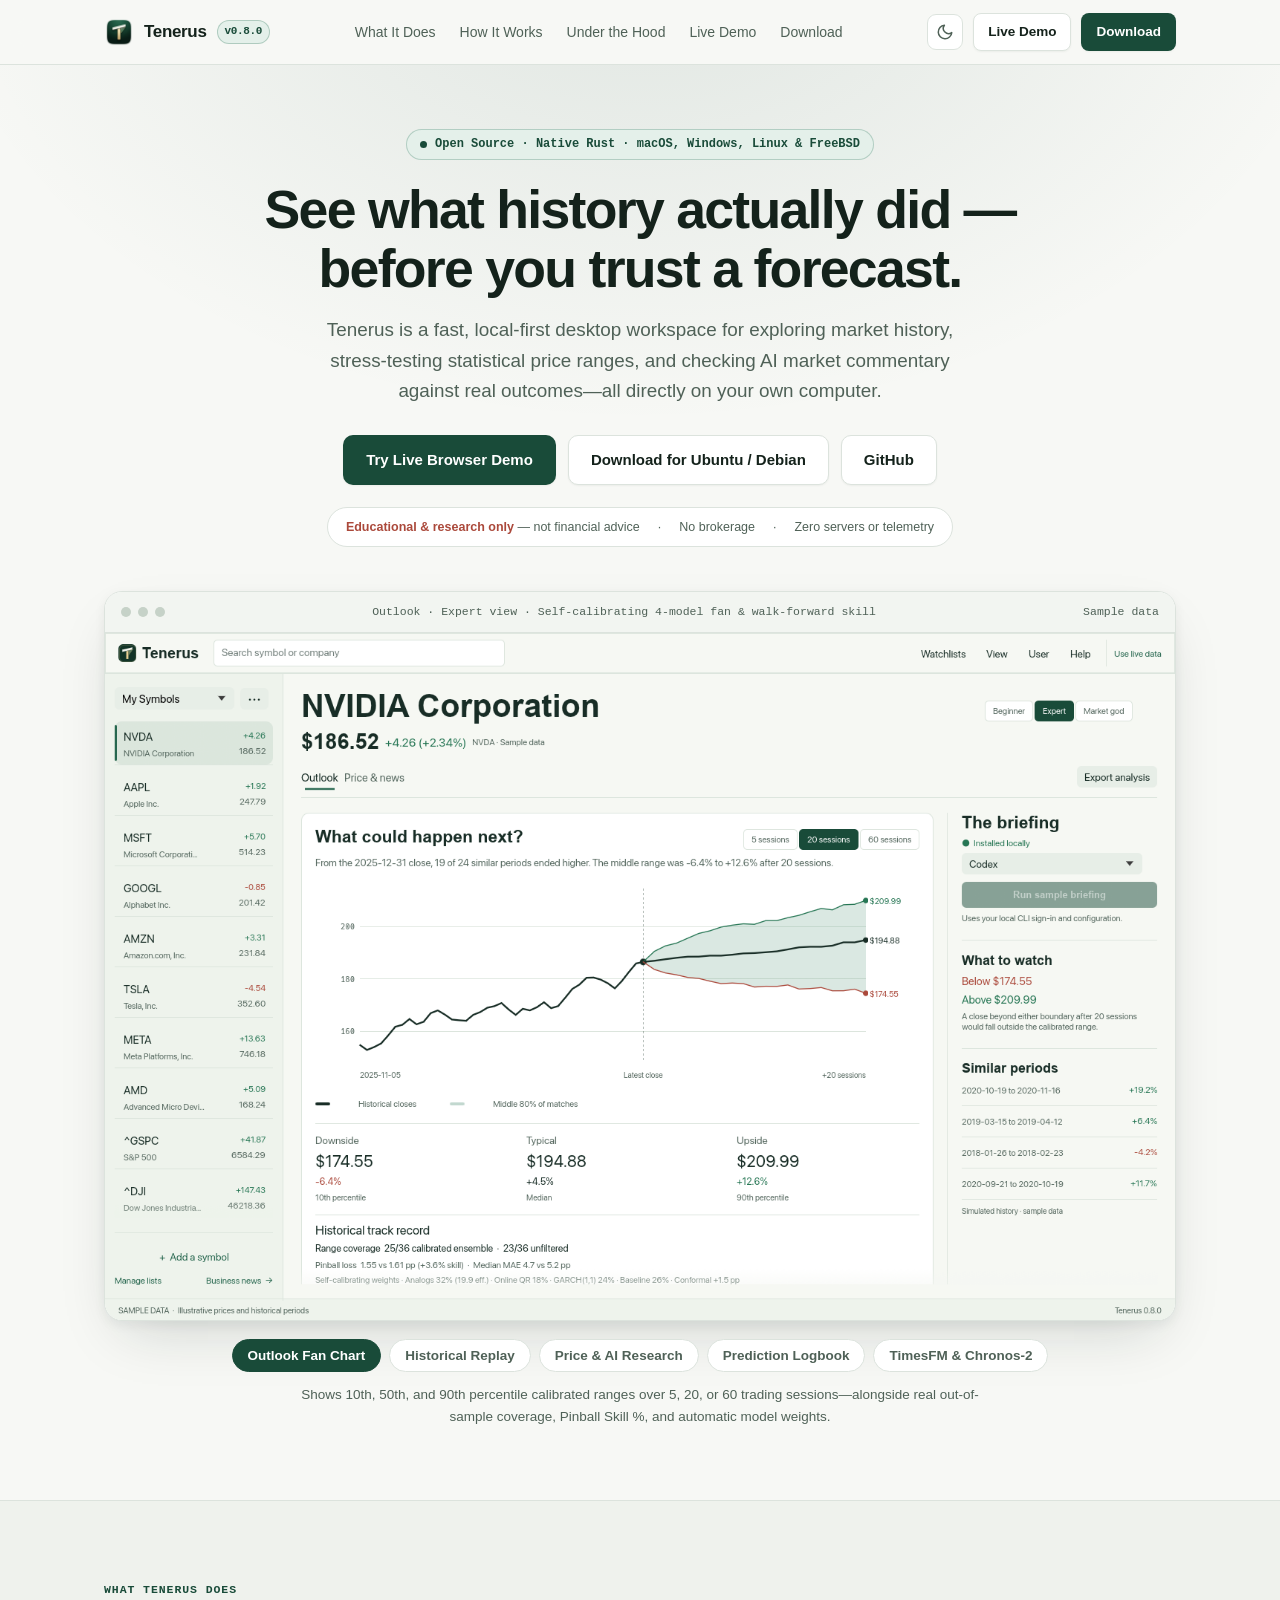
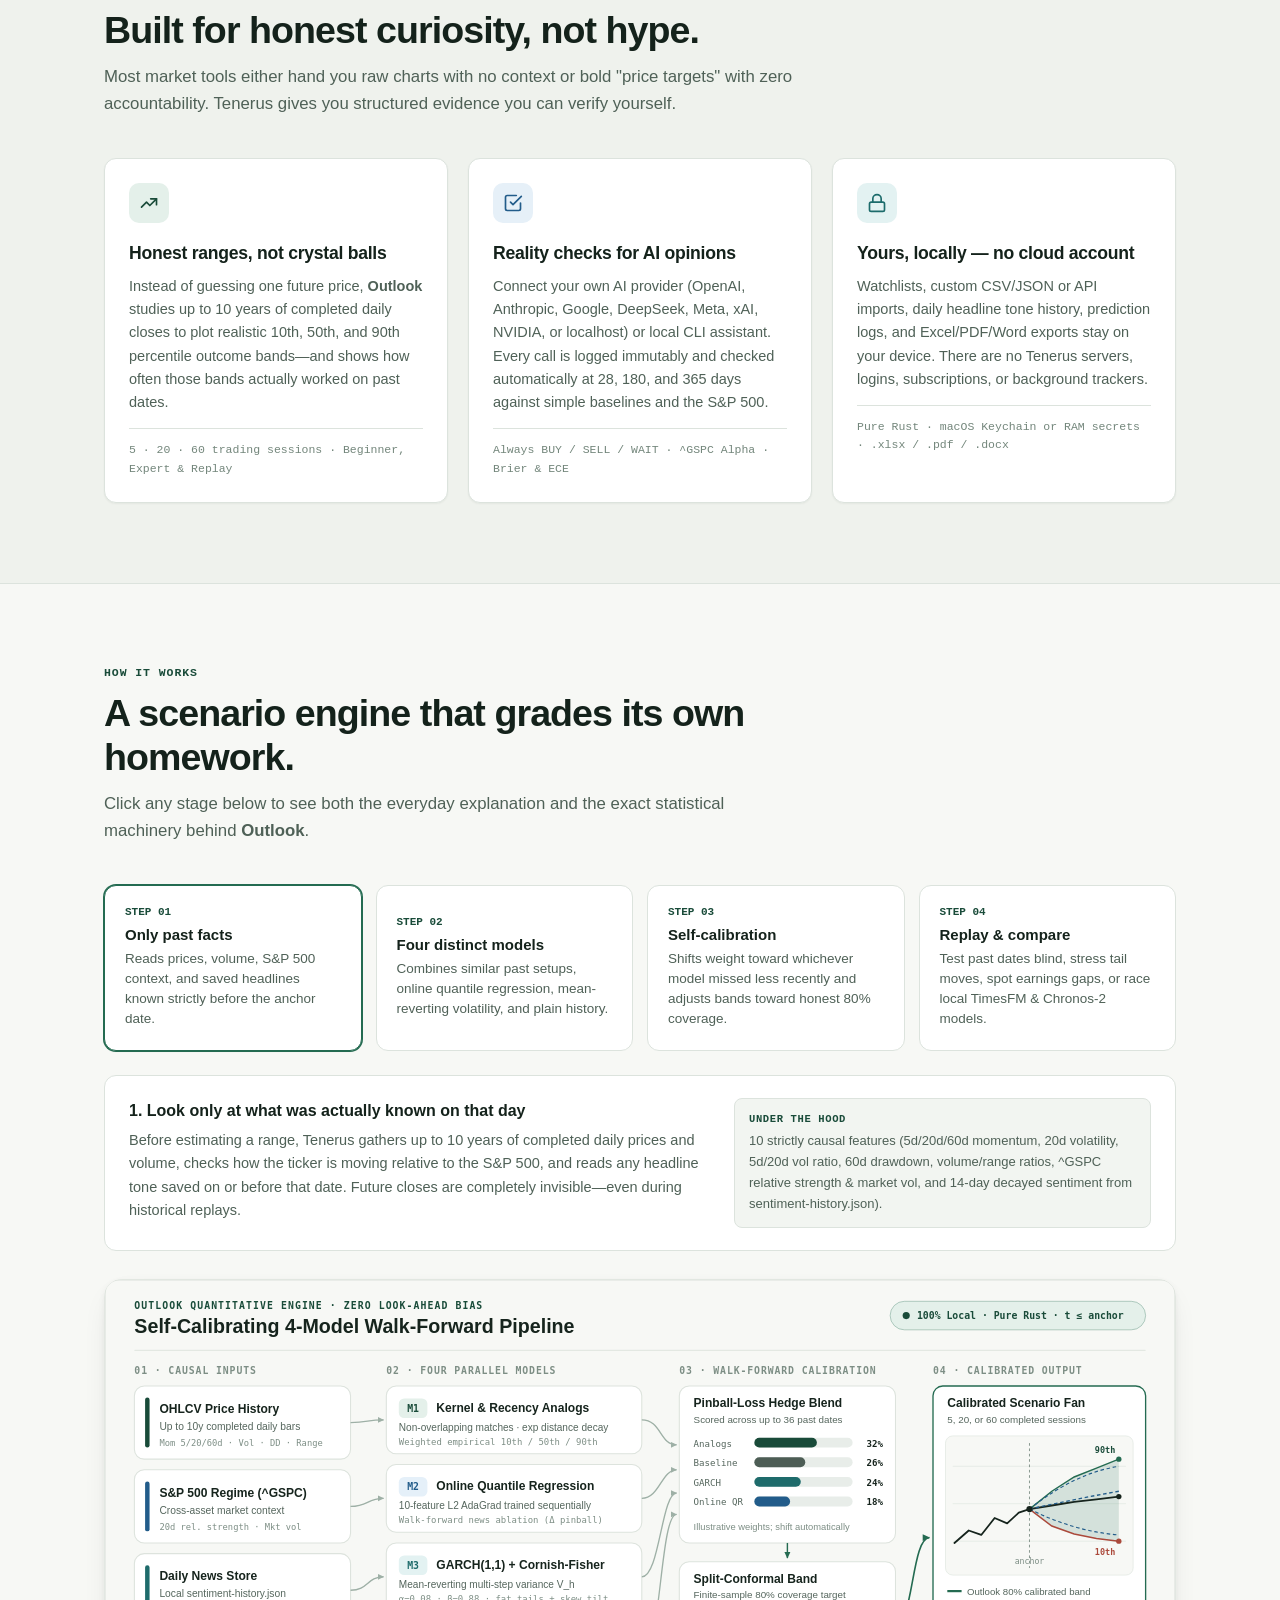
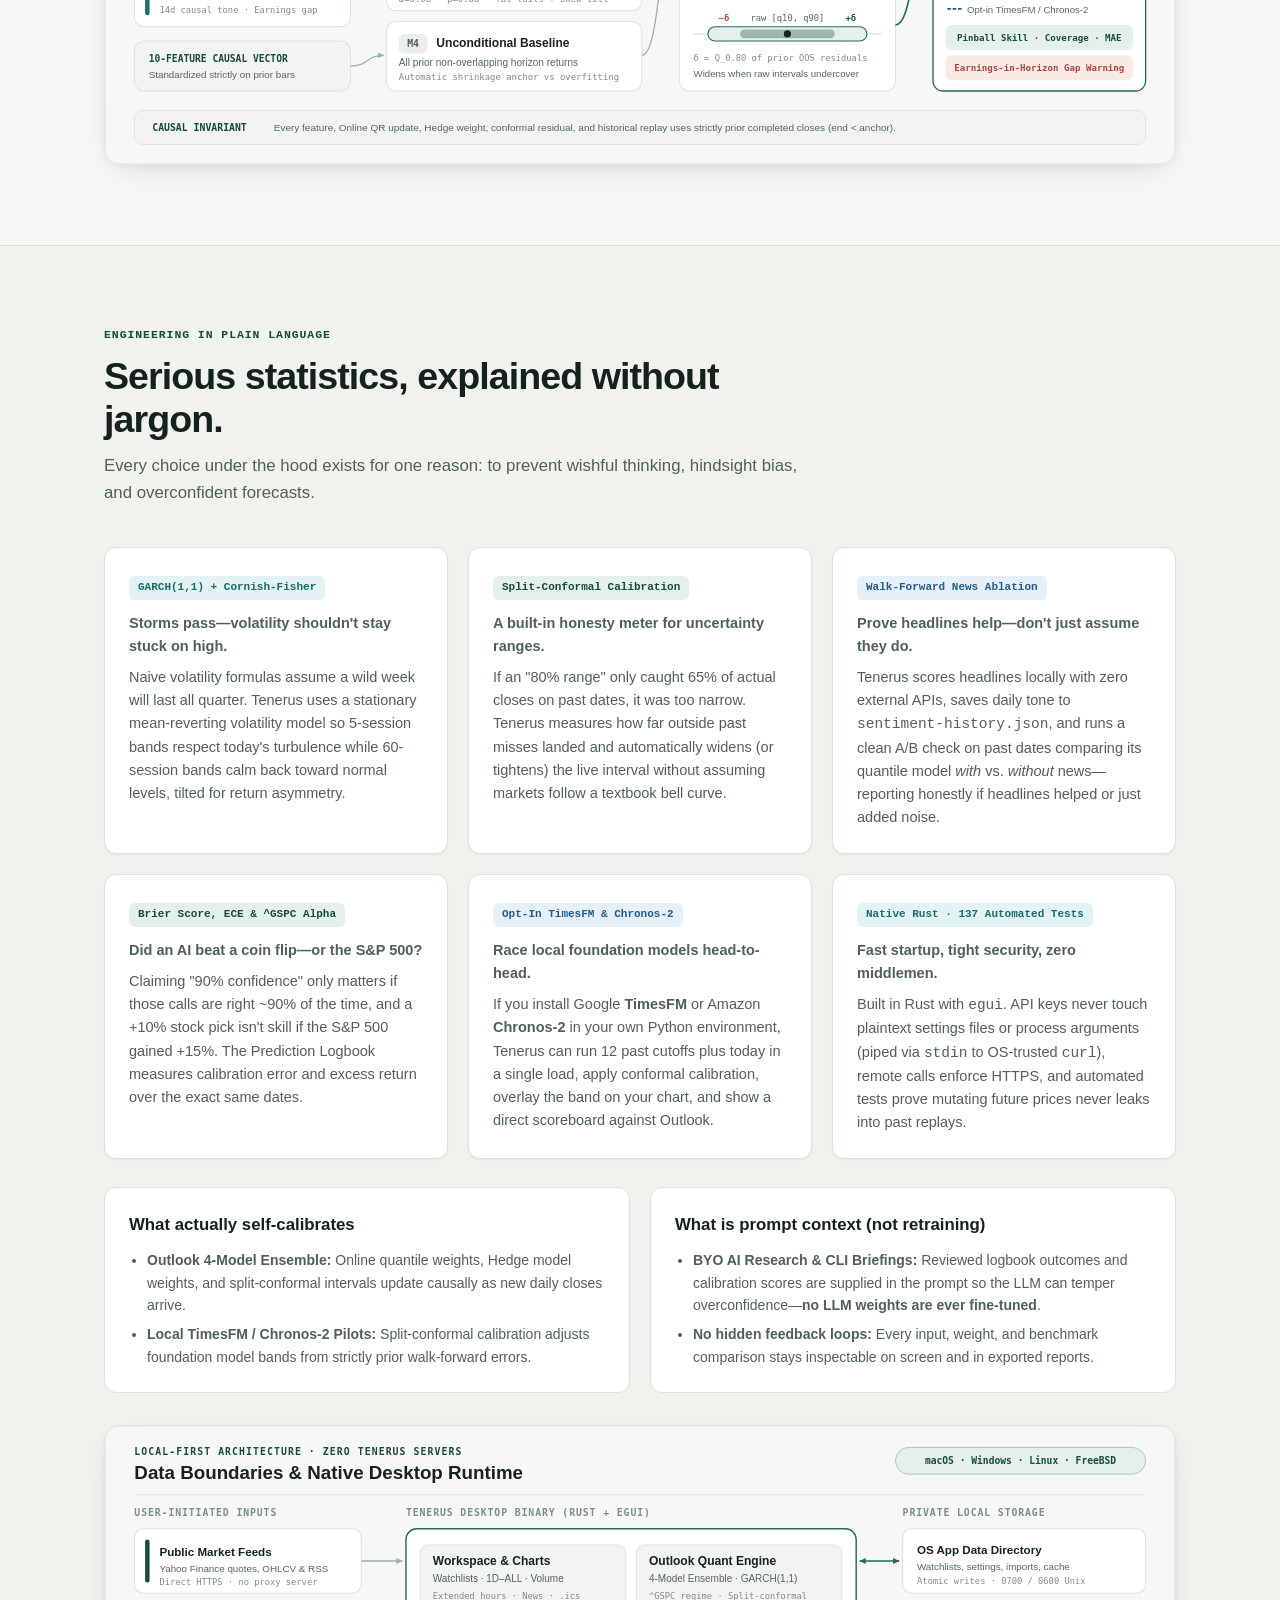
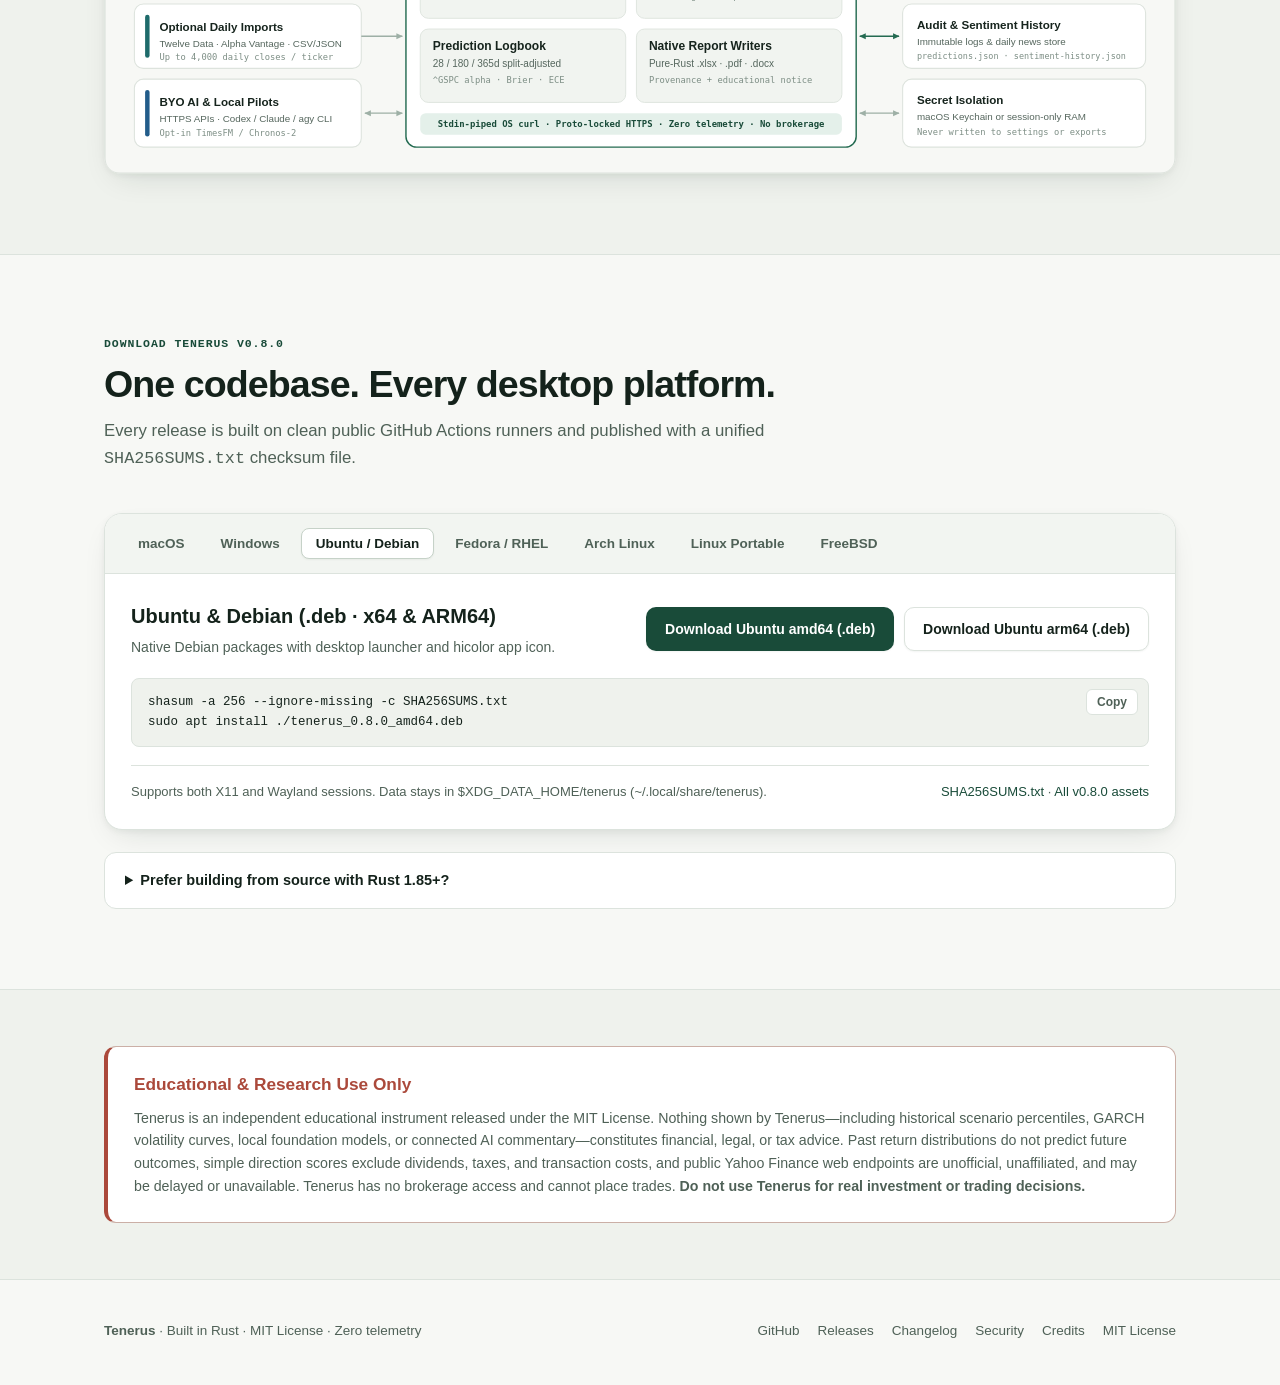
<file: docs/index.html>
<!DOCTYPE html>
<html lang="en">
<head>
  <meta charset="utf-8" />
  <meta name="viewport" content="width=device-width, initial-scale=1" />
  <title>Tenerus — Local-First Market Research &amp; Self-Calibrating Scenario Workspace</title>
  <meta name="description" content="Explore historical price patterns, test self-calibrating statistical ranges out-of-sample, and audit AI market commentary against transparent baselines — locally in Rust on macOS, Windows, Linux, and FreeBSD. Educational use only." />
  <meta property="og:title" content="Tenerus — Local-First Market Research Workspace" />
  <meta property="og:description" content="Self-calibrating 4-model historical scenarios, Prediction Logbook with S&amp;P 500 alpha, and opt-in local TimesFM &amp; Chronos-2 pilots. Open source · MIT · Educational use only." />
  <meta property="og:type" content="website" />
  <meta property="og:url" content="https://bnelabs.github.io/tenerus/" />
  <meta property="og:image" content="https://bnelabs.github.io/tenerus/screenshots/outlook.png" />
  <link rel="icon" type="image/svg+xml" href="favicon.svg" />
  <link rel="apple-touch-icon" href="icon.png" />
  <script>
    (function () {
      try {
        var s = localStorage.getItem("tenerus-site-theme");
        var t = (s === "light" || s === "dark")
          ? s
          : (window.matchMedia && window.matchMedia("(prefers-color-scheme: dark)").matches ? "dark" : "light");
        document.documentElement.setAttribute("data-theme", t);
      } catch (e) {}
    })();
  </script>
  <link rel="stylesheet" href="styles.css" />
</head>
<body>
  <!-- ==================== NAVIGATION ==================== -->
  <header class="nav">
    <div class="container nav-inner">
      <a class="brand" href="#">
        <img src="icon.png" alt="Tenerus icon" width="30" height="30" />
        <span>Tenerus</span>
        <span class="version-pill">v0.8.0</span>
      </a>

      <nav class="nav-links" aria-label="Primary">
        <a href="#what-it-does">What It Does</a>
        <a href="#how-it-works">How It Works</a>
        <a href="#engineering">Under the Hood</a>
        <a href="demo.html">Live Demo</a>
        <a href="#download">Download</a>
      </nav>

      <div class="nav-actions">
        <button id="theme-toggle" class="icon-btn" type="button" aria-label="Toggle color theme" title="Toggle color theme"></button>
        <a class="btn btn-secondary btn-sm nav-github" href="demo.html">Live Demo</a>
        <a class="btn btn-primary btn-sm" href="#download">Download</a>
      </div>
    </div>
  </header>

  <main>
    <!-- ==================== HERO ==================== -->
    <section class="hero">
      <div class="container">
        <div class="hero-copy">
          <div class="eyebrow">
            <span class="eyebrow-dot" aria-hidden="true"></span>
            Open Source · Native Rust · macOS, Windows, Linux &amp; FreeBSD
          </div>
          <h1>See what history actually did — before you trust a forecast.</h1>
          <p class="hero-lead">
            Tenerus is a fast, local-first desktop workspace for exploring market history, stress-testing statistical price ranges, and checking AI market commentary against real outcomes—all directly on your own computer.
          </p>
          <div class="hero-actions">
            <a class="btn btn-primary btn-lg" href="demo.html">Try Live Browser Demo</a>
            <a id="hero-download-cta" class="btn btn-secondary btn-lg" href="#download">Download Tenerus v0.8.0</a>
            <a class="btn btn-secondary btn-lg" href="https://github.com/bnelabs/tenerus" target="_blank" rel="noopener">GitHub</a>
          </div>
          <div class="trust-strip" role="note">
            <span><strong>Educational &amp; research only</strong> — not financial advice</span>
            <span class="trust-sep" aria-hidden="true">·</span>
            <span>No brokerage</span>
            <span class="trust-sep" aria-hidden="true">·</span>
            <span>Zero servers or telemetry</span>
          </div>
        </div>

        <!-- Interactive Live Workspace Preview -->
        <div class="showcase">
          <div class="app-frame">
            <div class="app-frame-bar">
              <div class="window-dots" aria-hidden="true">
                <span></span><span></span><span></span>
              </div>
              <div id="hero-caption" class="frame-caption">
                Outlook · Expert view · Self-calibrating 4-model fan &amp; walk-forward skill
              </div>
              <div class="frame-caption">Sample data</div>
            </div>
            <div class="app-frame-viewport">
              <img
                id="hero-screenshot"
                src="screenshots/outlook.png"
                alt="Tenerus Outlook view showing calibrated 4-model fan chart, walk-forward track record, and briefing rail"
                width="1440"
                height="900"
              />
            </div>
          </div>

          <div class="showcase-tabs" role="tablist" aria-label="Workspace screenshots">
            <button class="tab-pill active" type="button" role="tab" aria-selected="true" data-view="outlook">Outlook Fan Chart</button>
            <button class="tab-pill" type="button" role="tab" aria-selected="false" data-view="replay">Historical Replay</button>
            <button class="tab-pill" type="button" role="tab" aria-selected="false" data-view="prices">Price &amp; AI Research</button>
            <button class="tab-pill" type="button" role="tab" aria-selected="false" data-view="logbook">Prediction Logbook</button>
            <button class="tab-pill" type="button" role="tab" aria-selected="false" data-view="models">TimesFM &amp; Chronos-2</button>
          </div>
          <p id="hero-note" class="showcase-note">
            Shows 10th, 50th, and 90th percentile calibrated ranges over 5, 20, or 60 trading sessions—alongside real out-of-sample coverage, Pinball Skill %, and automatic model weights.
          </p>
        </div>
      </div>
    </section>

    <!-- ==================== WHAT IT DOES ==================== -->
    <section id="what-it-does" class="section section-alt">
      <div class="container">
        <div class="section-header">
          <div class="section-kicker">What Tenerus Does</div>
          <h2>Built for honest curiosity, not hype.</h2>
          <p class="section-lead">
            Most market tools either hand you raw charts with no context or bold "price targets" with zero accountability. Tenerus gives you structured evidence you can verify yourself.
          </p>
        </div>

        <div class="grid-3">
          <article class="card">
            <div class="card-icon" aria-hidden="true">
              <svg width="20" height="20" viewBox="0 0 24 24" fill="none" stroke="currentColor" stroke-width="2" stroke-linecap="round" stroke-linejoin="round"><path d="M3 17l6-6 4 4 8-8"/><path d="M14 7h7v7"/></svg>
            </div>
            <h3>Honest ranges, not crystal balls</h3>
            <p>
              Instead of guessing one future price, <strong>Outlook</strong> studies up to 10 years of completed daily closes to plot realistic 10th, 50th, and 90th percentile outcome bands—and shows how often those bands actually worked on past dates.
            </p>
            <div class="card-meta">5 · 20 · 60 trading sessions · Beginner, Expert &amp; Replay</div>
          </article>

          <article class="card">
            <div class="card-icon blue" aria-hidden="true">
              <svg width="20" height="20" viewBox="0 0 24 24" fill="none" stroke="currentColor" stroke-width="2" stroke-linecap="round" stroke-linejoin="round"><path d="M9 11l3 3L22 4"/><path d="M21 12v7a2 2 0 0 1-2 2H5a2 2 0 0 1-2-2V5a2 2 0 0 1 2-2h11"/></svg>
            </div>
            <h3>Reality checks for AI opinions</h3>
            <p>
              Connect your own AI provider (OpenAI, Anthropic, Google, DeepSeek, Meta, xAI, NVIDIA, or localhost) or local CLI assistant. Every call is logged immutably and checked automatically at 28, 180, and 365 days against simple baselines and the S&amp;P 500.
            </p>
            <div class="card-meta">Always BUY / SELL / WAIT · ^GSPC Alpha · Brier &amp; ECE</div>
          </article>

          <article class="card">
            <div class="card-icon teal" aria-hidden="true">
              <svg width="20" height="20" viewBox="0 0 24 24" fill="none" stroke="currentColor" stroke-width="2" stroke-linecap="round" stroke-linejoin="round"><rect x="3" y="11" width="18" height="11" rx="2"/><path d="M7 11V7a5 5 0 0 1 10 0v4"/></svg>
            </div>
            <h3>Yours, locally — no cloud account</h3>
            <p>
              Watchlists, custom CSV/JSON or API imports, daily headline tone history, prediction logs, and Excel/PDF/Word exports stay on your device. There are no Tenerus servers, logins, subscriptions, or background trackers.
            </p>
            <div class="card-meta">Pure Rust · macOS Keychain or RAM secrets · .xlsx / .pdf / .docx</div>
          </article>
        </div>
      </div>
    </section>

    <!-- ==================== HOW IT WORKS ==================== -->
    <section id="how-it-works" class="section">
      <div class="container">
        <div class="section-header">
          <div class="section-kicker">How It Works</div>
          <h2>A scenario engine that grades its own homework.</h2>
          <p class="section-lead">
            Click any stage below to see both the everyday explanation and the exact statistical machinery behind <strong>Outlook</strong>.
          </p>
        </div>

        <div class="steps-grid">
          <button class="step-card active" type="button" data-step="0" aria-pressed="true">
            <div class="step-num">STEP 01</div>
            <h3>Only past facts</h3>
            <p>Reads prices, volume, S&amp;P 500 context, and saved headlines known strictly before the anchor date.</p>
          </button>
          <button class="step-card" type="button" data-step="1" aria-pressed="false">
            <div class="step-num">STEP 02</div>
            <h3>Four distinct models</h3>
            <p>Combines similar past setups, online quantile regression, mean-reverting volatility, and plain history.</p>
          </button>
          <button class="step-card" type="button" data-step="2" aria-pressed="false">
            <div class="step-num">STEP 03</div>
            <h3>Self-calibration</h3>
            <p>Shifts weight toward whichever model missed less recently and adjusts bands toward honest 80% coverage.</p>
          </button>
          <button class="step-card" type="button" data-step="3" aria-pressed="false">
            <div class="step-num">STEP 04</div>
            <h3>Replay &amp; compare</h3>
            <p>Test past dates blind, stress tail moves, spot earnings gaps, or race local TimesFM &amp; Chronos-2 models.</p>
          </button>
        </div>

        <div class="step-detail" aria-live="polite">
          <div class="step-detail-main">
            <h4 id="step-detail-title">1. Look only at what was actually known on that day</h4>
            <p id="step-detail-plain">
              Before estimating a range, Tenerus gathers up to 10 years of completed daily prices and volume, checks how the ticker is moving relative to the S&amp;P 500, and reads any headline tone saved on or before that date. Future closes are completely invisible—even during historical replays.
            </p>
          </div>
          <div class="step-detail-eng">
            <span>Under the hood</span>
            <p id="step-detail-eng">
              10 strictly causal features (5d/20d/60d momentum, 20d volatility, 5d/20d vol ratio, 60d drawdown, volume/range ratios, ^GSPC relative strength &amp; market vol, and 14-day decayed sentiment from sentiment-history.json).
            </p>
          </div>
        </div>

        <div class="diagram-wrap">
          <img
            src="diagrams/outlook-pipeline-light.svg"
            data-light="diagrams/outlook-pipeline-light.svg"
            data-dark="diagrams/outlook-pipeline-dark.svg"
            alt="Tenerus self-calibrating 4-model walk-forward Outlook pipeline"
            width="1200"
            height="545"
          />
        </div>
      </div>
    </section>

    <!-- ==================== UNDER THE HOOD (PLAIN-LANGUAGE ENGINEERING) ==================== -->
    <section id="engineering" class="section section-alt">
      <div class="container">
        <div class="section-header">
          <div class="section-kicker">Engineering in Plain Language</div>
          <h2>Serious statistics, explained without jargon.</h2>
          <p class="section-lead">
            Every choice under the hood exists for one reason: to prevent wishful thinking, hindsight bias, and overconfident forecasts.
          </p>
        </div>

        <div class="grid-3">
          <article class="card">
            <span class="eng-tag teal">GARCH(1,1) + Cornish-Fisher</span>
            <p class="eng-plain">Storms pass—volatility shouldn't stay stuck on high.</p>
            <p>
              Naive volatility formulas assume a wild week will last all quarter. Tenerus uses a stationary mean-reverting volatility model so 5-session bands respect today's turbulence while 60-session bands calm back toward normal levels, tilted for return asymmetry.
            </p>
          </article>

          <article class="card">
            <span class="eng-tag">Split-Conformal Calibration</span>
            <p class="eng-plain">A built-in honesty meter for uncertainty ranges.</p>
            <p>
              If an "80% range" only caught 65% of actual closes on past dates, it was too narrow. Tenerus measures how far outside past misses landed and automatically widens (or tightens) the live interval without assuming markets follow a textbook bell curve.
            </p>
          </article>

          <article class="card">
            <span class="eng-tag blue">Walk-Forward News Ablation</span>
            <p class="eng-plain">Prove headlines help—don't just assume they do.</p>
            <p>
              Tenerus scores headlines locally with zero external APIs, saves daily tone to <code>sentiment-history.json</code>, and runs a clean A/B check on past dates comparing its quantile model <em>with</em> vs. <em>without</em> news—reporting honestly if headlines helped or just added noise.
            </p>
          </article>

          <article class="card">
            <span class="eng-tag">Brier Score, ECE &amp; ^GSPC Alpha</span>
            <p class="eng-plain">Did an AI beat a coin flip—or the S&amp;P 500?</p>
            <p>
              Claiming "90% confidence" only matters if those calls are right ~90% of the time, and a +10% stock pick isn't skill if the S&amp;P 500 gained +15%. The Prediction Logbook measures calibration error and excess return over the exact same dates.
            </p>
          </article>

          <article class="card">
            <span class="eng-tag blue">Opt-In TimesFM &amp; Chronos-2</span>
            <p class="eng-plain">Race local foundation models head-to-head.</p>
            <p>
              If you install Google <strong>TimesFM</strong> or Amazon <strong>Chronos-2</strong> in your own Python environment, Tenerus can run 12 past cutoffs plus today in a single load, apply conformal calibration, overlay the band on your chart, and show a direct scoreboard against Outlook.
            </p>
          </article>

          <article class="card">
            <span class="eng-tag teal">Native Rust · 137 Automated Tests</span>
            <p class="eng-plain">Fast startup, tight security, zero middlemen.</p>
            <p>
              Built in Rust with <code>egui</code>. API keys never touch plaintext settings files or process arguments (piped via <code>stdin</code> to OS-trusted <code>curl</code>), remote calls enforce HTTPS, and automated tests prove mutating future prices never leaks into past replays.
            </p>
          </article>
        </div>

        <div class="compare-box">
          <div class="compare-card">
            <h3>What actually self-calibrates</h3>
            <ul class="compare-list">
              <li><strong>Outlook 4-Model Ensemble:</strong> Online quantile weights, Hedge model weights, and split-conformal intervals update causally as new daily closes arrive.</li>
              <li><strong>Local TimesFM / Chronos-2 Pilots:</strong> Split-conformal calibration adjusts foundation model bands from strictly prior walk-forward errors.</li>
            </ul>
          </div>
          <div class="compare-card">
            <h3>What is prompt context (not retraining)</h3>
            <ul class="compare-list">
              <li><strong>BYO AI Research &amp; CLI Briefings:</strong> Reviewed logbook outcomes and calibration scores are supplied in the prompt so the LLM can temper overconfidence—<strong>no LLM weights are ever fine-tuned</strong>.</li>
              <li><strong>No hidden feedback loops:</strong> Every input, weight, and benchmark comparison stays inspectable on screen and in exported reports.</li>
            </ul>
          </div>
        </div>

        <div class="diagram-wrap" style="margin-top: 32px;">
          <img
            src="diagrams/architecture-light.svg"
            data-light="diagrams/architecture-light.svg"
            data-dark="diagrams/architecture-dark.svg"
            alt="Tenerus local-first cross-platform desktop architecture and private local storage"
            width="1200"
            height="390"
          />
        </div>
      </div>
    </section>

    <!-- ==================== DOWNLOAD ==================== -->
    <section id="download" class="section">
      <div class="container">
        <div class="section-header">
          <div class="section-kicker">Download Tenerus v0.8.0</div>
          <h2>One codebase. Every desktop platform.</h2>
          <p class="section-lead">
            Every release is built on clean public GitHub Actions runners and published with a unified <code>SHA256SUMS.txt</code> checksum file.
          </p>
        </div>

        <div class="dl-panel">
          <div class="os-tabs" role="tablist" aria-label="Operating system">
            <button class="os-tab active" type="button" role="tab" aria-selected="true" data-os="macos">macOS</button>
            <button class="os-tab" type="button" role="tab" aria-selected="false" data-os="windows">Windows</button>
            <button class="os-tab" type="button" role="tab" aria-selected="false" data-os="ubuntu">Ubuntu / Debian</button>
            <button class="os-tab" type="button" role="tab" aria-selected="false" data-os="fedora">Fedora / RHEL</button>
            <button class="os-tab" type="button" role="tab" aria-selected="false" data-os="arch">Arch Linux</button>
            <button class="os-tab" type="button" role="tab" aria-selected="false" data-os="linux">Linux Portable</button>
            <button class="os-tab" type="button" role="tab" aria-selected="false" data-os="freebsd">FreeBSD</button>
          </div>

          <div class="dl-body">
            <div class="dl-header">
              <div>
                <h3 id="dl-title">macOS (Apple Silicon · macOS 13+)</h3>
                <p id="dl-subtitle">Native arm64 .app bundle with macOS Keychain support and Core Graphics PDF export.</p>
              </div>
              <div id="dl-buttons" class="dl-buttons"></div>
            </div>

            <div class="code-block">
              <button class="copy-btn" type="button" data-copy-target="dl-cmd">Copy</button>
              <pre style="margin: 0;"><code id="dl-cmd"></code></pre>
            </div>

            <div class="dl-footnote">
              <span id="dl-note"></span>
              <span>
                <a href="https://github.com/bnelabs/tenerus/releases/download/v0.8.0/SHA256SUMS.txt">SHA256SUMS.txt</a> ·
                <a href="https://github.com/bnelabs/tenerus/releases/tag/v0.8.0" target="_blank" rel="noopener">All v0.8.0 assets</a>
              </span>
            </div>
          </div>
        </div>

        <details class="source-details">
          <summary>Prefer building from source with Rust 1.85+?</summary>
          <div class="code-block">
            <button class="copy-btn" type="button" data-copy-target="src-cmd">Copy</button>
            <pre style="margin: 0;"><code id="src-cmd">git clone https://github.com/bnelabs/tenerus.git
cd tenerus
cargo test          # Run all 137 offline unit &amp; headless UI tests
cargo run -- --demo # Explore immediately in offline sample mode</code></pre>
          </div>
        </details>
      </div>
    </section>

    <!-- ==================== EDUCATIONAL NOTICE ==================== -->
    <section class="section section-alt" style="padding: 56px 0;">
      <div class="container">
        <div class="caution-card">
          <h3>Educational &amp; Research Use Only</h3>
          <p>
            Tenerus is an independent educational instrument released under the MIT License. Nothing shown by Tenerus—including historical scenario percentiles, GARCH volatility curves, local foundation models, or connected AI commentary—constitutes financial, legal, or tax advice. Past return distributions do not predict future outcomes, simple direction scores exclude dividends, taxes, and transaction costs, and public Yahoo Finance web endpoints are unofficial, unaffiliated, and may be delayed or unavailable. Tenerus has no brokerage access and cannot place trades. <strong>Do not use Tenerus for real investment or trading decisions.</strong>
          </p>
        </div>
      </div>
    </section>
  </main>

  <!-- ==================== FOOTER ==================== -->
  <footer class="footer">
    <div class="container footer-inner">
      <div>
        <strong>Tenerus</strong> · Built in Rust · MIT License · Zero telemetry
      </div>
      <div class="footer-links">
        <a href="https://github.com/bnelabs/tenerus" target="_blank" rel="noopener">GitHub</a>
        <a href="https://github.com/bnelabs/tenerus/releases" target="_blank" rel="noopener">Releases</a>
        <a href="https://github.com/bnelabs/tenerus/blob/main/CHANGELOG.md" target="_blank" rel="noopener">Changelog</a>
        <a href="https://github.com/bnelabs/tenerus/blob/main/SECURITY.md" target="_blank" rel="noopener">Security</a>
        <a href="https://github.com/bnelabs/tenerus/blob/main/CREDITS.md" target="_blank" rel="noopener">Credits</a>
        <a href="https://github.com/bnelabs/tenerus/blob/main/LICENSE" target="_blank" rel="noopener">MIT License</a>
      </div>
    </div>
  </footer>

  <script src="app.js"></script>
</body>
</html>
</file>
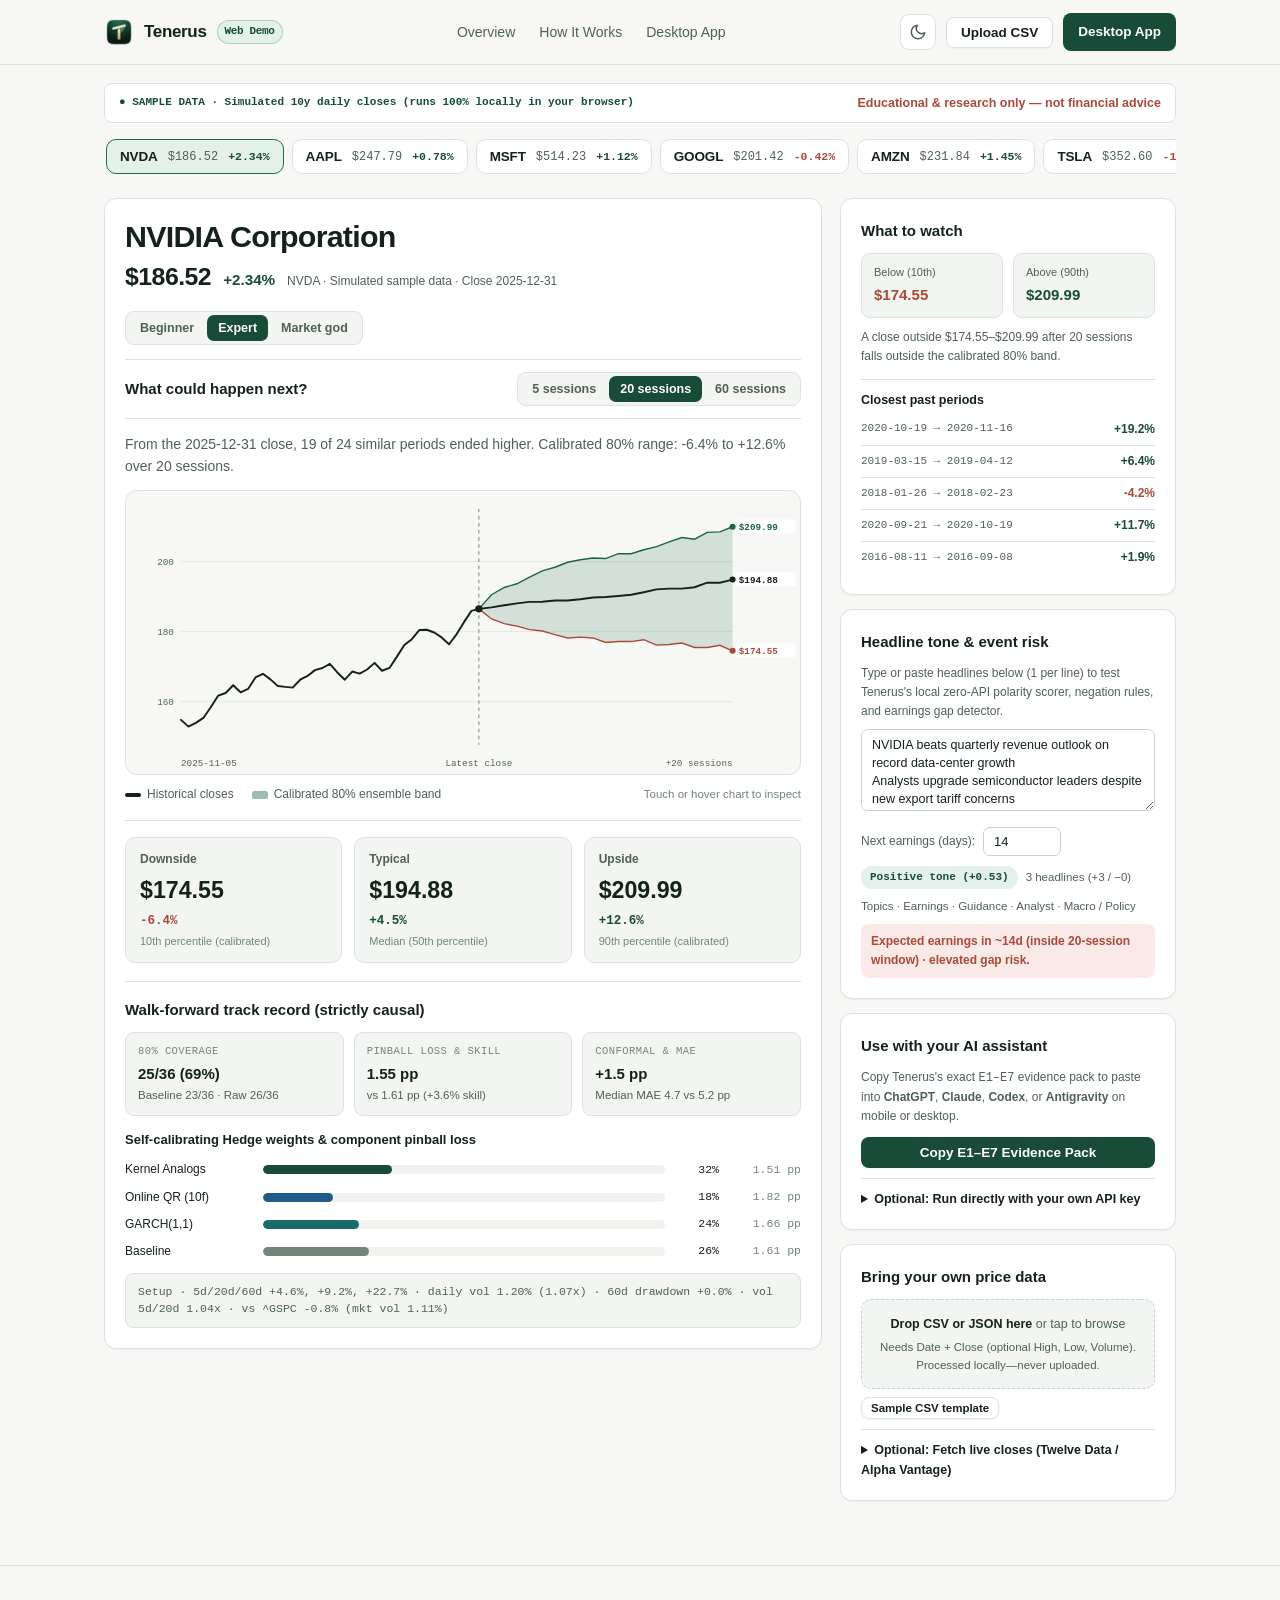
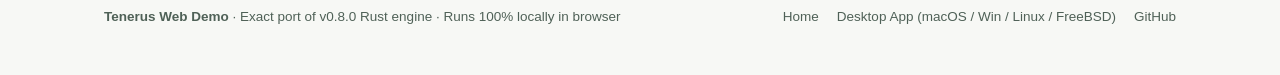
<file: docs/demo.html>
<!DOCTYPE html>
<html lang="en">
<head>
  <meta charset="utf-8" />
  <meta name="viewport" content="width=device-width, initial-scale=1" />
  <title>Tenerus Live Browser Demo — Self-Calibrating 4-Model Market Scenarios</title>
  <meta name="description" content="Try Tenerus directly in your browser on desktop or mobile. Runs the real 4-model self-calibrating Outlook engine (GARCH(1,1), Online QR, Kernel Analogs, Split-Conformal) 100% client-side. Educational use only." />
  <link rel="icon" type="image/svg+xml" href="favicon.svg" />
  <link rel="apple-touch-icon" href="icon.png" />
  <link rel="manifest" href="manifest.webmanifest" />
  <meta name="theme-color" content="#194b39" />
  <script>
    (function () {
      try {
        var s = localStorage.getItem("tenerus-site-theme");
        var t = (s === "light" || s === "dark")
          ? s
          : (window.matchMedia && window.matchMedia("(prefers-color-scheme: dark)").matches ? "dark" : "light");
        document.documentElement.setAttribute("data-theme", t);
      } catch (e) {}
    })();
  </script>
  <link rel="stylesheet" href="styles.css" />
  <link rel="stylesheet" href="demo.css" />
</head>
<body>
  <header class="nav">
    <div class="container nav-inner">
      <a class="brand" href="index.html">
        <img src="icon.png" alt="Tenerus icon" width="30" height="30" />
        <span>Tenerus</span>
        <span class="version-pill">Web Demo</span>
      </a>

      <nav class="nav-links" aria-label="Demo Navigation">
        <a href="index.html">Overview</a>
        <a href="index.html#how-it-works">How It Works</a>
        <a href="index.html#download">Desktop App</a>
      </nav>

      <div class="nav-actions">
        <button id="theme-toggle" class="icon-btn" type="button" aria-label="Toggle theme" title="Toggle theme"></button>
        <button id="quick-upload-btn" class="btn btn-secondary btn-sm demo-nav-hide" type="button">Upload CSV</button>
        <a class="btn btn-primary btn-sm" href="index.html#download">Desktop App</a>
      </div>
    </div>
  </header>

  <main class="demo-main">
    <div class="container">
      <!-- Provenance & Educational Ribbon -->
      <div class="provenance-bar" role="note">
        <span id="prov-badge" class="prov-badge">● SAMPLE DATA · Simulated 10y daily closes (runs 100% locally in your browser)</span>
        <span class="prov-caution">Educational &amp; research only — not financial advice</span>
      </div>

      <!-- Ticker Strip -->
      <div id="ticker-strip" class="ticker-strip" role="tablist" aria-label="Select ticker"></div>

      <!-- Main Workspace -->
      <div class="workspace-grid">
        <!-- LEFT: OUTLOOK FAN CHART & SELF-CALIBRATION -->
        <section class="ws-card" aria-label="Outlook scenario workspace">
          <div class="ws-header">
            <div>
              <h1 id="ws-name" class="ws-title">NVIDIA Corporation</h1>
              <div class="ws-quote-row">
                <span id="ws-price" class="ws-price">$186.52</span>
                <span id="ws-delta" class="ws-delta pos">+2.34%</span>
                <span id="ws-sub" class="ws-sub">NVDA · Simulated sample data</span>
              </div>
            </div>
            <div class="seg-group" role="tablist" aria-label="Detail depth">
              <button class="seg-btn" type="button" data-depth="beginner">Beginner</button>
              <button class="seg-btn active" type="button" data-depth="expert">Expert</button>
              <button class="seg-btn" type="button" data-depth="market-god">Market god</button>
            </div>
          </div>

          <div class="controls-row">
            <strong style="font-size: 15px;">What could happen next?</strong>
            <div class="seg-group" role="tablist" aria-label="Forecast horizon">
              <button class="seg-btn" type="button" data-horizon="5">5 sessions</button>
              <button class="seg-btn active" type="button" data-horizon="20">20 sessions</button>
              <button class="seg-btn" type="button" data-horizon="60">60 sessions</button>
            </div>
          </div>

          <!-- Market god Blind Historical Replay Bar -->
          <div id="replay-bar" class="replay-bar hidden">
            <label for="replay-select">Historical replay</label>
            <select id="replay-select" class="replay-select"></select>
            <button id="reveal-btn" class="btn btn-primary btn-sm hidden" type="button">Reveal result</button>
            <span id="replay-result" class="replay-badge hidden"></span>
          </div>

          <p id="summary-line" class="summary-line"></p>
          <p id="engine-error" class="status-msg err hidden"></p>

          <!-- Interactive Touch + Mouse Fan Chart -->
          <div id="chart-box" class="chart-box">
            <svg id="fan-svg" class="chart-svg" viewBox="0 0 760 320" role="img" aria-label="Interactive historical scenario fan chart"></svg>
            <div id="chart-tooltip" class="chart-tooltip"></div>
          </div>

          <div id="chart-legend" class="chart-legend">
            <span class="legend-item"><span class="legend-swatch" style="background: var(--text);"></span>Historical closes</span>
            <span class="legend-item"><span class="legend-swatch" style="background: var(--accent-stroke); opacity: 0.45; height: 8px;"></span>Calibrated 80% ensemble band</span>
            <span id="legend-realized" class="legend-item hidden"><span class="legend-swatch" style="background: #7c52a3;"></span>Realized path</span>
            <span style="margin-left: auto; font-size: 11.5px; color: var(--faint);">Touch or hover chart to inspect</span>
          </div>

          <!-- 3 Outcome Cards -->
          <div class="outcomes-grid">
            <div class="outcome-col">
              <div class="outcome-label">Downside</div>
              <div id="out-low-price" class="outcome-price">—</div>
              <div id="out-low-pct" class="outcome-pct neg">—</div>
              <div class="outcome-sub">10th percentile (calibrated)</div>
            </div>
            <div class="outcome-col">
              <div class="outcome-label">Typical</div>
              <div id="out-mid-price" class="outcome-price">—</div>
              <div id="out-mid-pct" class="outcome-pct">—</div>
              <div class="outcome-sub">Median (50th percentile)</div>
            </div>
            <div class="outcome-col">
              <div class="outcome-label">Upside</div>
              <div id="out-high-price" class="outcome-price">—</div>
              <div id="out-high-pct" class="outcome-pct pos">—</div>
              <div class="outcome-sub">90th percentile (calibrated)</div>
            </div>
          </div>

          <!-- Walk-Forward Self-Calibration Track Record -->
          <div id="eval-section" class="eval-section">
            <h2 class="eval-title">Walk-forward track record (strictly causal)</h2>
            <div class="metrics-row">
              <div class="metric-box">
                <div class="metric-k">80% Coverage</div>
                <div id="m-coverage" class="metric-v">—</div>
                <div id="m-coverage-sub" class="metric-d">—</div>
              </div>
              <div class="metric-box">
                <div class="metric-k">Pinball Loss &amp; Skill</div>
                <div id="m-pinball" class="metric-v">—</div>
                <div id="m-pinball-sub" class="metric-d">—</div>
              </div>
              <div class="metric-box">
                <div class="metric-k">Conformal &amp; MAE</div>
                <div id="m-conformal" class="metric-v">—</div>
                <div id="m-mae-sub" class="metric-d">—</div>
              </div>
            </div>

            <div class="eval-title" style="font-size: 13px; margin-bottom: 4px;">Self-calibrating Hedge weights &amp; component pinball loss</div>
            <div id="weights-list" class="weights-list"></div>
            <div id="setup-strip" class="setup-strip"></div>
          </div>

          <!-- Market god Tail Stress Slider -->
          <div id="stress-box" class="stress-box hidden">
            <div class="stress-header">
              <span>Stress a closing return</span>
              <span id="stress-val" style="font-family: var(--font-mono);">-8.0%</span>
            </div>
            <input id="stress-slider" class="stress-range" type="range" min="-50" max="50" step="0.5" value="-8" aria-label="Stress closing return percentage" />
            <p id="stress-summary" class="status-msg" style="margin-top: 6px;"></p>
          </div>
        </section>

        <!-- RIGHT RAIL: WATCH LEVELS, NEWS SANDBOX, EVIDENCE PACK & DATA IMPORT -->
        <aside aria-label="Tools and context rail">
          <!-- What to Watch + Similar Periods -->
          <div class="ws-card">
            <h2 class="rail-heading">What to watch</h2>
            <div class="watch-pair">
              <div class="watch-tile">
                <span>Below (10th)</span>
                <strong id="watch-low" class="neg">—</strong>
              </div>
              <div class="watch-tile">
                <span>Above (90th)</span>
                <strong id="watch-high" class="pos">—</strong>
              </div>
            </div>
            <p id="watch-note" class="status-msg" style="margin-top: 0;"></p>
            <div class="analog-list">
              <div style="font-size: 12.5px; font-weight: 700; margin-bottom: 4px;">Closest past periods</div>
              <div id="analog-rows"></div>
            </div>
          </div>

          <!-- Local Headline Tone & Event-Risk Sandbox -->
          <div class="ws-card">
            <h2 class="rail-heading">Headline tone &amp; event risk</h2>
            <p class="status-msg" style="margin: 0 0 8px;">
              Type or paste headlines below (1 per line) to test Tenerus's local zero-API polarity scorer, negation rules, and earnings gap detector.
            </p>
            <textarea id="news-input" class="field-textarea" aria-label="Headlines to analyze"></textarea>
            <div class="inline-field">
              <label for="earnings-days">Next earnings (days):</label>
              <input id="earnings-days" class="field-input" type="number" min="0" max="365" placeholder="e.g. 12" />
            </div>
            <div id="news-output"></div>
          </div>

          <!-- Evidence Pack for AI Apps + Optional BYO AI Key -->
          <div class="ws-card">
            <h2 class="rail-heading">Use with your AI assistant</h2>
            <p class="status-msg" style="margin: 0 0 10px;">
              Copy Tenerus's exact <code>E1–E7</code> evidence pack to paste into <strong>ChatGPT</strong>, <strong>Claude</strong>, <strong>Codex</strong>, or <strong>Antigravity</strong> on mobile or desktop.
            </p>
            <button id="copy-evidence-btn" class="btn btn-primary btn-sm" style="width: 100%;" type="button">Copy E1–E7 Evidence Pack</button>
            <p id="copy-evidence-status" class="status-msg ok hidden"></p>

            <details class="small-details">
              <summary>Optional: Run directly with your own API key</summary>
              <div class="form-stack">
                <p class="status-msg" style="margin: 0;">
                  Calls your chosen CORS-enabled HTTPS endpoint directly from this browser tab. Keys stay in memory only and vanish when you close the tab.
                </p>
                <select id="ai-preset" class="replay-select" aria-label="AI provider preset">
                  <option value="gemini">Google Gemini (gemini-2.5-flash)</option>
                  <option value="openai">OpenAI-compatible (/v1/chat/completions)</option>
                  <option value="openrouter">OpenRouter (CORS-friendly)</option>
                </select>
                <input id="ai-endpoint" class="field-input" type="url" placeholder="Endpoint URL" />
                <input id="ai-model" class="field-input" type="text" placeholder="Model ID" />
                <input id="ai-key" class="field-input" type="password" placeholder="API key (session RAM only)" autocomplete="off" />
                <button id="ai-run-btn" class="btn btn-secondary btn-sm" type="button">Generate structured read</button>
                <div id="ai-status" class="status-msg hidden"></div>
                <div id="ai-output" class="ai-output hidden"></div>
              </div>
            </details>
          </div>

          <!-- Upload CSV/JSON + Optional Twelve Data / Alpha Vantage -->
          <div class="ws-card">
            <h2 class="rail-heading">Bring your own price data</h2>
            <div id="dropzone" class="dropzone" role="button" tabindex="0" aria-label="Upload CSV or JSON daily closes">
              <p><strong>Drop CSV or JSON here</strong> or tap to browse</p>
              <p style="font-size: 11.5px; margin-top: 4px;">Needs Date + Close (optional High, Low, Volume). Processed locally—never uploaded.</p>
            </div>
            <input id="file-input" type="file" accept=".csv,.json,.txt" class="hidden" />
            <div style="display: flex; justify-content: space-between; align-items: center; margin-top: 8px;">
              <button id="download-csv-tpl" class="btn btn-secondary btn-sm" style="font-size: 11.5px; padding: 4px 9px;" type="button">Sample CSV template</button>
              <span id="upload-status" class="status-msg" style="margin: 0;"></span>
            </div>

            <details class="small-details">
              <summary>Optional: Fetch live closes (Twelve Data / Alpha Vantage)</summary>
              <div class="form-stack">
                <p class="status-msg" style="margin: 0;">
                  Uses your own free API key directly from this browser tab (key is never saved).
                </p>
                <select id="feed-provider" class="replay-select" aria-label="Live market data provider">
                  <option value="twelvedata">Twelve Data (daily OHLCV)</option>
                  <option value="alphavantage">Alpha Vantage (TIME_SERIES_DAILY)</option>
                </select>
                <input id="feed-ticker" class="field-input" type="text" placeholder="Ticker (e.g. AAPL, MSFT, SPY)" />
                <input id="feed-key" class="field-input" type="password" placeholder="Provider API key (session only)" autocomplete="off" />
                <button id="feed-fetch-btn" class="btn btn-secondary btn-sm" type="button">Fetch &amp; analyze live closes</button>
                <div id="feed-status" class="status-msg hidden"></div>
              </div>
            </details>
          </div>
        </aside>
      </div>
    </div>
  </main>

  <footer class="footer">
    <div class="container footer-inner">
      <div><strong>Tenerus Web Demo</strong> · Exact port of v0.8.0 Rust engine · Runs 100% locally in browser</div>
      <div class="footer-links">
        <a href="index.html">Home</a>
        <a href="index.html#download">Desktop App (macOS / Win / Linux / FreeBSD)</a>
        <a href="https://github.com/bnelabs/tenerus" target="_blank" rel="noopener">GitHub</a>
      </div>
    </div>
  </footer>

  <script src="engine.js"></script>
  <script src="demo-ui.js"></script>
</body>
</html>
</file>
<file: docs/styles.css>
/* Tenerus — Local-First Market Research Workspace
 * Self-contained stylesheet · Zero third-party CDNs or trackers.
 */

:root {
  color-scheme: light;
  --bg: #f7f8f5;
  --bg-subtle: #eff2ed;
  --surface: #ffffff;
  --surface-alt: #f2f5f1;
  --border: #dce3dd;
  --border-strong: #c6d2c8;
  --text: #14221b;
  --muted: #4f6157;
  --faint: #73867b;

  --accent: #194b39;
  --accent-hover: #133b2c;
  --accent-soft: #e4f0ea;
  --accent-ink: #ffffff;
  --accent-stroke: #246b51;

  --blue: #225c8a;
  --blue-soft: #e6f0f8;
  --teal: #1c6b6b;
  --teal-soft: #e3f2f2;
  --red: #ab493b;
  --red-soft: #faeae7;

  --nav-bg: rgba(247, 248, 245, 0.84);
  --shadow-sm: 0 1px 2px rgba(17, 36, 27, 0.05);
  --shadow-md: 0 12px 32px -12px rgba(17, 36, 27, 0.14), 0 2px 6px rgba(17, 36, 27, 0.05);
  --shadow-lg: 0 24px 56px -18px rgba(17, 36, 27, 0.18), 0 4px 12px rgba(17, 36, 27, 0.06);

  --radius-sm: 8px;
  --radius-md: 12px;
  --radius-lg: 18px;
  --font-sans: -apple-system, BlinkMacSystemFont, "Segoe UI", Roboto, Helvetica, Arial, sans-serif;
  --font-mono: ui-monospace, SFMono-Regular, Menlo, Monaco, Consolas, monospace;
}

[data-theme="dark"] {
  color-scheme: dark;
  --bg: #0c1310;
  --bg-subtle: #111b17;
  --surface: #141f1b;
  --surface-alt: #1a2822;
  --border: #23332b;
  --border-strong: #31473d;
  --text: #eef4f0;
  --muted: #9eb3a8;
  --faint: #73887d;

  --accent: #3fb583;
  --accent-hover: #53c796;
  --accent-soft: #163326;
  --accent-ink: #081510;
  --accent-stroke: #4cc38f;

  --blue: #6db3ec;
  --blue-soft: #15293c;
  --teal: #4ec4bf;
  --teal-soft: #133030;
  --red: #e57d6e;
  --red-soft: #331c19;

  --nav-bg: rgba(12, 19, 16, 0.84);
  --shadow-sm: 0 1px 2px rgba(0, 0, 0, 0.25);
  --shadow-md: 0 14px 36px -12px rgba(0, 0, 0, 0.45);
  --shadow-lg: 0 26px 64px -18px rgba(0, 0, 0, 0.62);
}

*,
*::before,
*::after {
  box-sizing: border-box;
}

.theme-switching *,
.theme-switching *::before,
.theme-switching *::after {
  transition: none !important;
}

html {
  scroll-behavior: smooth;
  -webkit-font-smoothing: antialiased;
  text-rendering: optimizeLegibility;
}

body {
  margin: 0;
  font-family: var(--font-sans);
  background: var(--bg);
  color: var(--text);
  line-height: 1.6;
  font-size: 16px;
}

img {
  max-width: 100%;
  height: auto;
  display: block;
}

a {
  color: var(--accent);
  text-decoration: none;
}

a:hover {
  text-decoration: underline;
}

:focus-visible {
  outline: 2px solid var(--accent);
  outline-offset: 2px;
  border-radius: 4px;
}

.container {
  width: 100%;
  max-width: 1120px;
  margin: 0 auto;
  padding: 0 24px;
}

/* ==================== NAVIGATION ==================== */
.nav {
  position: sticky;
  top: 0;
  z-index: 40;
  background: var(--nav-bg);
  backdrop-filter: blur(14px);
  -webkit-backdrop-filter: blur(14px);
  border-bottom: 1px solid var(--border);
}

.nav-inner {
  display: flex;
  align-items: center;
  justify-content: space-between;
  gap: 20px;
  height: 64px;
}

.brand {
  display: inline-flex;
  align-items: center;
  gap: 10px;
  color: var(--text);
  font-weight: 700;
  font-size: 17px;
  letter-spacing: -0.02em;
}

.brand:hover {
  text-decoration: none;
}

.brand img {
  width: 30px;
  height: 30px;
  border-radius: 7px;
}

.version-pill {
  font-family: var(--font-mono);
  font-size: 11px;
  font-weight: 600;
  padding: 2px 7px;
  border-radius: 999px;
  background: var(--accent-soft);
  color: var(--accent);
  border: 1px solid color-mix(in srgb, var(--accent-stroke) 28%, transparent);
}

.nav-links {
  display: flex;
  align-items: center;
  gap: 24px;
}

.nav-links a {
  color: var(--muted);
  font-size: 14px;
  font-weight: 500;
  transition: color 0.15s ease;
}

.nav-links a:hover {
  color: var(--text);
  text-decoration: none;
}

.nav-actions {
  display: flex;
  align-items: center;
  gap: 10px;
}

.icon-btn {
  display: inline-flex;
  align-items: center;
  justify-content: center;
  width: 36px;
  height: 36px;
  border-radius: 9px;
  border: 1px solid var(--border);
  background: var(--surface);
  color: var(--muted);
  cursor: pointer;
  transition: border-color 0.15s ease, color 0.15s ease, background 0.15s ease;
}

.icon-btn:hover {
  border-color: var(--border-strong);
  color: var(--text);
}

/* ==================== BUTTONS ==================== */
.btn {
  display: inline-flex;
  align-items: center;
  justify-content: center;
  gap: 8px;
  font-family: var(--font-sans);
  font-size: 14px;
  font-weight: 600;
  padding: 10px 18px;
  border-radius: 10px;
  border: 1px solid transparent;
  cursor: pointer;
  transition: background 0.15s ease, border-color 0.15s ease, transform 0.12s ease;
  text-decoration: none;
  white-space: nowrap;
}

.btn:hover {
  text-decoration: none;
}

.btn-primary {
  background: var(--accent);
  color: var(--accent-ink);
  box-shadow: var(--shadow-sm);
}

.btn-primary:hover {
  background: var(--accent-hover);
  transform: translateY(-1px);
}

.btn-secondary {
  background: var(--surface);
  color: var(--text);
  border-color: var(--border);
  box-shadow: var(--shadow-sm);
}

.btn-secondary:hover {
  border-color: var(--border-strong);
  background: var(--surface-alt);
}

.btn-sm {
  padding: 7px 14px;
  font-size: 13.5px;
  border-radius: 8px;
}

.btn-lg {
  padding: 12px 22px;
  font-size: 15px;
}

/* ==================== HERO ==================== */
.hero {
  padding: 64px 0 72px;
  background:
    radial-gradient(ellipse 80% 50% at 50% -10%, color-mix(in srgb, var(--accent) 11%, transparent), transparent 70%);
}

.hero-copy {
  max-width: 780px;
  margin: 0 auto;
  text-align: center;
}

.eyebrow {
  display: inline-flex;
  align-items: center;
  gap: 8px;
  font-family: var(--font-mono);
  font-size: 12px;
  font-weight: 600;
  color: var(--accent);
  background: var(--accent-soft);
  border: 1px solid color-mix(in srgb, var(--accent-stroke) 26%, transparent);
  padding: 5px 13px;
  border-radius: 999px;
  margin-bottom: 20px;
}

.eyebrow-dot {
  width: 7px;
  height: 7px;
  flex-shrink: 0;
  border-radius: 50%;
  background: var(--accent);
}

.hero h1 {
  margin: 0 0 18px;
  font-size: clamp(2.2rem, 4.4vw, 3.35rem);
  line-height: 1.09;
  letter-spacing: -0.032em;
  font-weight: 800;
}

.hero-lead {
  margin: 0 auto 28px;
  max-width: 650px;
  font-size: clamp(1.03rem, 1.6vw, 1.18rem);
  color: var(--muted);
  line-height: 1.62;
}

.hero-actions {
  display: flex;
  flex-wrap: wrap;
  justify-content: center;
  gap: 12px;
  margin-bottom: 22px;
}

.trust-strip {
  display: inline-flex;
  flex-wrap: wrap;
  justify-content: center;
  gap: 8px 18px;
  font-size: 12.5px;
  color: var(--muted);
  padding: 9px 18px;
  border-radius: 999px;
  background: var(--surface);
  border: 1px solid var(--border);
}

.trust-strip strong {
  color: var(--red);
  font-weight: 650;
}

/* Hero Interactive App Frame */
.showcase {
  margin-top: 44px;
}

.app-frame {
  border-radius: var(--radius-lg);
  overflow: hidden;
  border: 1px solid var(--border);
  background: var(--surface);
  box-shadow: var(--shadow-lg);
}

.app-frame-bar {
  display: flex;
  align-items: center;
  justify-content: space-between;
  gap: 12px;
  padding: 11px 16px;
  background: var(--surface-alt);
  border-bottom: 1px solid var(--border);
}

.window-dots {
  display: inline-flex;
  gap: 7px;
}

.window-dots span {
  width: 10px;
  height: 10px;
  border-radius: 50%;
  background: var(--border-strong);
}

.frame-caption {
  font-family: var(--font-mono);
  font-size: 11.5px;
  color: var(--muted);
  overflow: hidden;
  text-overflow: ellipsis;
  white-space: nowrap;
}

.app-frame-viewport {
  position: relative;
  background: var(--bg-subtle);
}

.app-frame-viewport img {
  width: 100%;
  display: block;
}

.showcase-tabs {
  display: flex;
  flex-wrap: wrap;
  justify-content: center;
  gap: 8px;
  margin-top: 18px;
}

.tab-pill {
  font-family: var(--font-sans);
  font-size: 13.5px;
  font-weight: 600;
  padding: 8px 15px;
  border-radius: 999px;
  border: 1px solid var(--border);
  background: var(--surface);
  color: var(--muted);
  cursor: pointer;
  transition: all 0.15s ease;
}

.tab-pill:hover {
  border-color: var(--border-strong);
  color: var(--text);
}

.tab-pill.active {
  background: var(--accent);
  color: var(--accent-ink);
  border-color: var(--accent);
}

.showcase-note {
  text-align: center;
  margin: 12px auto 0;
  max-width: 720px;
  font-size: 13.5px;
  color: var(--muted);
}

/* ==================== SECTIONS ==================== */
.section {
  padding: 80px 0;
  border-top: 1px solid var(--border);
}

.section-alt {
  background: var(--bg-subtle);
}

.section-header {
  max-width: 700px;
  margin-bottom: 40px;
}

.section-kicker {
  font-family: var(--font-mono);
  font-size: 11.5px;
  font-weight: 700;
  letter-spacing: 0.08em;
  text-transform: uppercase;
  color: var(--accent);
  margin-bottom: 10px;
}

.section h2 {
  margin: 0 0 12px;
  font-size: clamp(1.65rem, 3vw, 2.35rem);
  line-height: 1.15;
  letter-spacing: -0.025em;
  font-weight: 750;
}

.section-lead {
  margin: 0;
  font-size: 1.05rem;
  color: var(--muted);
}

/* ==================== PILLAR CARDS ==================== */
.grid-3 {
  display: grid;
  grid-template-columns: repeat(3, minmax(0, 1fr));
  gap: 20px;
}

.grid-2 {
  display: grid;
  grid-template-columns: repeat(2, minmax(0, 1fr));
  gap: 20px;
}

.card {
  background: var(--surface);
  border: 1px solid var(--border);
  border-radius: var(--radius-md);
  padding: 24px;
  box-shadow: var(--shadow-sm);
}

.card-icon {
  width: 40px;
  height: 40px;
  border-radius: 10px;
  display: inline-flex;
  align-items: center;
  justify-content: center;
  background: var(--accent-soft);
  color: var(--accent);
  margin-bottom: 16px;
}

.card-icon.blue {
  background: var(--blue-soft);
  color: var(--blue);
}

.card-icon.teal {
  background: var(--teal-soft);
  color: var(--teal);
}

.card h3 {
  margin: 0 0 8px;
  font-size: 1.1rem;
  letter-spacing: -0.015em;
  font-weight: 700;
}

.card p {
  margin: 0;
  font-size: 14.5px;
  color: var(--muted);
}

.card-meta {
  margin-top: 14px;
  padding-top: 12px;
  border-top: 1px solid var(--border);
  font-family: var(--font-mono);
  font-size: 11.5px;
  color: var(--faint);
}

/* ==================== STEPPER (HOW IT WORKS) ==================== */
.steps-grid {
  display: grid;
  grid-template-columns: repeat(4, minmax(0, 1fr));
  gap: 14px;
  margin-bottom: 24px;
}

.step-card {
  background: var(--surface);
  border: 1px solid var(--border);
  border-radius: var(--radius-md);
  padding: 20px;
  text-align: left;
  cursor: pointer;
  transition: border-color 0.15s ease, box-shadow 0.15s ease, transform 0.12s ease;
  font-family: var(--font-sans);
  color: var(--text);
}

.step-card:hover {
  border-color: var(--border-strong);
  transform: translateY(-2px);
}

.step-card.active {
  border-color: var(--accent-stroke);
  box-shadow: 0 0 0 1px var(--accent-stroke), var(--shadow-sm);
}

.step-num {
  font-family: var(--font-mono);
  font-size: 11px;
  font-weight: 700;
  color: var(--accent);
  margin-bottom: 8px;
}

.step-card h3 {
  margin: 0 0 6px;
  font-size: 15px;
  font-weight: 700;
}

.step-card p {
  margin: 0;
  font-size: 13.5px;
  color: var(--muted);
  line-height: 1.5;
}

.step-detail {
  background: var(--surface);
  border: 1px solid var(--border);
  border-radius: var(--radius-md);
  padding: 22px 24px;
  margin-bottom: 28px;
  display: flex;
  flex-wrap: wrap;
  align-items: flex-start;
  justify-content: space-between;
  gap: 16px 28px;
}

.step-detail-main {
  flex: 1 1 460px;
}

.step-detail-main h4 {
  margin: 0 0 6px;
  font-size: 16px;
  font-weight: 700;
}

.step-detail-main p {
  margin: 0;
  font-size: 14.5px;
  color: var(--muted);
}

.step-detail-eng {
  flex: 1 1 300px;
  background: var(--surface-alt);
  border: 1px solid var(--border);
  border-radius: var(--radius-sm);
  padding: 12px 14px;
}

.step-detail-eng span {
  display: block;
  font-family: var(--font-mono);
  font-size: 10.5px;
  font-weight: 700;
  letter-spacing: 0.06em;
  text-transform: uppercase;
  color: var(--accent);
  margin-bottom: 4px;
}

.step-detail-eng p {
  margin: 0;
  font-size: 13px;
  color: var(--muted);
}

.diagram-wrap {
  border-radius: var(--radius-lg);
  overflow: hidden;
  box-shadow: var(--shadow-md);
}

.diagram-wrap img {
  width: 100%;
  display: block;
}

/* ==================== ENGINEERING CARDS ==================== */
.eng-tag {
  display: inline-block;
  font-family: var(--font-mono);
  font-size: 11px;
  font-weight: 600;
  padding: 3px 9px;
  border-radius: 6px;
  background: var(--accent-soft);
  color: var(--accent);
  margin-bottom: 12px;
}

.eng-tag.blue {
  background: var(--blue-soft);
  color: var(--blue);
}

.eng-tag.teal {
  background: var(--teal-soft);
  color: var(--teal);
}

.eng-plain {
  font-size: 15px;
  font-weight: 600;
  color: var(--text);
  margin: 0 0 8px !important;
}

/* ==================== HONEST BOUNDARY COMPARISON ==================== */
.compare-box {
  margin-top: 28px;
  display: grid;
  grid-template-columns: repeat(2, minmax(0, 1fr));
  gap: 20px;
}

.compare-card {
  background: var(--surface);
  border: 1px solid var(--border);
  border-radius: var(--radius-md);
  padding: 24px;
}

.compare-card h3 {
  margin: 0 0 10px;
  font-size: 1.05rem;
}

.compare-list {
  margin: 0;
  padding-left: 18px;
  color: var(--muted);
  font-size: 14px;
}

.compare-list li {
  margin-bottom: 7px;
}

.compare-list li:last-child {
  margin-bottom: 0;
}

/* ==================== DOWNLOAD PANEL ==================== */
.dl-panel {
  background: var(--surface);
  border: 1px solid var(--border);
  border-radius: var(--radius-lg);
  overflow: hidden;
  box-shadow: var(--shadow-md);
}

.os-tabs {
  display: flex;
  flex-wrap: wrap;
  gap: 6px;
  padding: 14px 18px;
  background: var(--surface-alt);
  border-bottom: 1px solid var(--border);
}

.os-tab {
  font-family: var(--font-sans);
  font-size: 13.5px;
  font-weight: 600;
  padding: 7px 14px;
  border-radius: 8px;
  border: 1px solid transparent;
  background: transparent;
  color: var(--muted);
  cursor: pointer;
  transition: all 0.15s ease;
}

.os-tab:hover {
  color: var(--text);
  background: var(--surface);
}

.os-tab.active {
  background: var(--surface);
  color: var(--text);
  border-color: var(--border-strong);
  box-shadow: var(--shadow-sm);
}

.dl-body {
  padding: 26px;
}

.dl-header {
  display: flex;
  flex-wrap: wrap;
  align-items: center;
  justify-content: space-between;
  gap: 16px;
  margin-bottom: 20px;
}

.dl-header h3 {
  margin: 0 0 4px;
  font-size: 1.25rem;
}

.dl-header p {
  margin: 0;
  font-size: 14px;
  color: var(--muted);
}

.dl-buttons {
  display: flex;
  flex-wrap: wrap;
  gap: 10px;
}

.code-block {
  position: relative;
  background: var(--bg-subtle);
  border: 1px solid var(--border);
  border-radius: var(--radius-sm);
  padding: 14px 86px 14px 16px;
  font-family: var(--font-mono);
  font-size: 12.5px;
  color: var(--text);
  overflow-x: auto;
  margin: 14px 0 0;
  line-height: 1.55;
}

.copy-btn {
  position: absolute;
  top: 10px;
  right: 10px;
  font-family: var(--font-sans);
  font-size: 12px;
  font-weight: 600;
  padding: 5px 10px;
  border-radius: 6px;
  border: 1px solid var(--border);
  background: var(--surface);
  color: var(--muted);
  cursor: pointer;
}

.copy-btn:hover {
  color: var(--text);
  border-color: var(--border-strong);
}

.dl-footnote {
  margin-top: 18px;
  padding-top: 16px;
  border-top: 1px solid var(--border);
  display: flex;
  flex-wrap: wrap;
  align-items: center;
  justify-content: space-between;
  gap: 12px;
  font-size: 13px;
  color: var(--muted);
}

.source-details {
  margin-top: 22px;
  background: var(--surface);
  border: 1px solid var(--border);
  border-radius: var(--radius-md);
  padding: 16px 20px;
}

.source-details summary {
  font-weight: 650;
  font-size: 14.5px;
  cursor: pointer;
  color: var(--text);
}

/* ==================== CAUTION BANNER ==================== */
.caution-card {
  background: var(--surface);
  border: 1px solid color-mix(in srgb, var(--red) 34%, var(--border));
  border-left: 4px solid var(--red);
  border-radius: var(--radius-md);
  padding: 24px 26px;
}

.caution-card h3 {
  margin: 0 0 8px;
  font-size: 1.08rem;
  color: var(--red);
}

.caution-card p {
  margin: 0;
  font-size: 14.2px;
  color: var(--muted);
}

/* ==================== FOOTER ==================== */
.footer {
  padding: 40px 0 48px;
  border-top: 1px solid var(--border);
  font-size: 13.5px;
  color: var(--muted);
}

.footer-inner {
  display: flex;
  flex-wrap: wrap;
  align-items: center;
  justify-content: space-between;
  gap: 16px;
}

.footer-links {
  display: flex;
  flex-wrap: wrap;
  gap: 18px;
}

.footer-links a {
  color: var(--muted);
}

.footer-links a:hover {
  color: var(--text);
}

/* ==================== RESPONSIVE ==================== */
@media (max-width: 960px) {
  .grid-3,
  .steps-grid {
    grid-template-columns: repeat(2, minmax(0, 1fr));
  }
  .nav-links {
    display: none;
  }
}

@media (max-width: 680px) {
  .container {
    padding: 0 16px;
  }
  .nav-inner {
    gap: 10px;
  }
  .version-pill,
  .nav-github {
    display: none;
  }
  .hero {
    padding: 40px 0 48px;
  }
  .section {
    padding: 56px 0;
  }
  .grid-3,
  .grid-2,
  .steps-grid,
  .compare-box {
    grid-template-columns: 1fr;
  }
  .dl-body {
    padding: 18px;
  }
  .trust-strip {
    border-radius: var(--radius-md);
    flex-direction: column;
    gap: 4px;
    padding: 10px 16px;
  }
  .trust-sep {
    display: none;
  }
}
</file>
<file: docs/demo.css>
/* Tenerus Interactive Browser Demo Styles (Desktop + Mobile-First PWA) */

.demo-main {
  padding: 18px 0 64px;
}

.provenance-bar {
  display: flex;
  flex-wrap: wrap;
  align-items: center;
  justify-content: space-between;
  gap: 8px 16px;
  padding: 9px 14px;
  border-radius: var(--radius-sm);
  background: var(--surface);
  border: 1px solid var(--border);
  font-size: 12.5px;
  color: var(--muted);
  margin-bottom: 14px;
}

.prov-badge {
  display: inline-flex;
  align-items: center;
  gap: 7px;
  font-family: var(--font-mono);
  font-size: 11px;
  font-weight: 700;
  color: var(--accent);
}

.prov-badge.live {
  color: var(--blue);
}

.prov-caution {
  color: var(--red);
  font-weight: 600;
}

/* Horizontal scrollable ticker bar */
.ticker-strip {
  display: flex;
  gap: 8px;
  overflow-x: auto;
  padding: 2px 2px 10px;
  margin-bottom: 14px;
  -webkit-overflow-scrolling: touch;
  scrollbar-width: thin;
}

.ticker-chip {
  flex: 0 0 auto;
  display: flex;
  align-items: center;
  gap: 10px;
  padding: 9px 13px;
  border-radius: 10px;
  border: 1px solid var(--border);
  background: var(--surface);
  color: var(--text);
  cursor: pointer;
  font-family: var(--font-sans);
  text-align: left;
  transition: border-color 0.14s ease, background 0.14s ease;
}

.ticker-chip:hover {
  border-color: var(--border-strong);
}

.ticker-chip.active {
  background: var(--accent-soft);
  border-color: var(--accent-stroke);
}

.ticker-chip-sym {
  font-weight: 750;
  font-size: 13.5px;
  letter-spacing: -0.01em;
}

.ticker-chip-price {
  font-family: var(--font-mono);
  font-size: 12px;
  color: var(--muted);
  font-variant-numeric: tabular-nums;
}

.ticker-chip-pct {
  font-family: var(--font-mono);
  font-size: 11.5px;
  font-weight: 700;
  font-variant-numeric: tabular-nums;
}

.pos {
  color: var(--accent);
}

.neg {
  color: var(--red);
}

/* Main 2-column workspace */
.workspace-grid {
  display: grid;
  grid-template-columns: minmax(0, 1fr) 336px;
  gap: 18px;
  align-items: start;
}

.ws-card {
  background: var(--surface);
  border: 1px solid var(--border);
  border-radius: var(--radius-md);
  padding: 20px;
  box-shadow: var(--shadow-sm);
}

.ws-card + .ws-card {
  margin-top: 14px;
}

.ws-header {
  display: flex;
  flex-wrap: wrap;
  align-items: flex-start;
  justify-content: space-between;
  gap: 14px;
  margin-bottom: 14px;
}

.ws-title {
  margin: 0 0 4px;
  font-size: clamp(1.4rem, 2.5vw, 1.9rem);
  font-weight: 800;
  letter-spacing: -0.025em;
  line-height: 1.12;
}

.ws-quote-row {
  display: flex;
  flex-wrap: wrap;
  align-items: baseline;
  gap: 8px 12px;
}

.ws-price {
  font-size: 1.55rem;
  font-weight: 750;
  font-variant-numeric: tabular-nums;
  letter-spacing: -0.02em;
}

.ws-delta {
  font-size: 0.95rem;
  font-weight: 650;
  font-variant-numeric: tabular-nums;
}

.ws-sub {
  font-size: 12px;
  color: var(--muted);
}

/* Segmented controls */
.seg-group {
  display: inline-flex;
  background: var(--surface-alt);
  border: 1px solid var(--border);
  border-radius: 9px;
  padding: 3px;
  gap: 2px;
}

.seg-btn {
  border: none;
  background: transparent;
  color: var(--muted);
  font-family: var(--font-sans);
  font-size: 12.5px;
  font-weight: 600;
  padding: 6px 11px;
  border-radius: 7px;
  cursor: pointer;
  white-space: nowrap;
}

.seg-btn:hover {
  color: var(--text);
}

.seg-btn.active {
  background: var(--accent);
  color: var(--accent-ink);
}

.controls-row {
  display: flex;
  flex-wrap: wrap;
  align-items: center;
  justify-content: space-between;
  gap: 10px;
  padding: 12px 0;
  border-top: 1px solid var(--border);
  border-bottom: 1px solid var(--border);
  margin-bottom: 14px;
}

.replay-bar {
  display: flex;
  flex-wrap: wrap;
  align-items: center;
  gap: 10px;
  padding: 10px 12px;
  border-radius: var(--radius-sm);
  background: var(--surface-alt);
  border: 1px solid var(--border);
  margin-bottom: 14px;
}

.replay-bar label {
  font-size: 12px;
  font-weight: 650;
  color: var(--muted);
}

.replay-select,
.field-input,
.field-textarea {
  font-family: var(--font-sans);
  font-size: 13px;
  color: var(--text);
  background: var(--surface);
  border: 1px solid var(--border-strong);
  border-radius: 7px;
  padding: 6px 10px;
}

.field-input {
  width: 100%;
}

.field-textarea {
  width: 100%;
  min-height: 82px;
  resize: vertical;
  line-height: 1.45;
  font-size: 12.5px;
}

.replay-badge {
  font-family: var(--font-mono);
  font-size: 12px;
  font-weight: 650;
  color: #7c52a3;
}

[data-theme="dark"] .replay-badge {
  color: #caa6ef;
}

.summary-line {
  margin: 0 0 12px;
  font-size: 14px;
  color: var(--muted);
}

/* Interactive Fan Chart */
.chart-box {
  position: relative;
  border: 1px solid var(--border);
  border-radius: var(--radius-md);
  background: var(--bg);
  overflow: hidden;
  touch-action: pan-y;
}

.chart-svg {
  width: 100%;
  height: auto;
  display: block;
  user-select: none;
  -webkit-user-select: none;
}

.chart-tooltip {
  position: absolute;
  top: 10px;
  left: 12px;
  pointer-events: none;
  background: var(--surface);
  border: 1px solid var(--border-strong);
  border-radius: 8px;
  padding: 7px 11px;
  font-size: 12px;
  box-shadow: var(--shadow-md);
  display: none;
  max-width: 240px;
  font-variant-numeric: tabular-nums;
}

.chart-tooltip strong {
  display: block;
  font-family: var(--font-mono);
  font-size: 11px;
  color: var(--accent);
  margin-bottom: 2px;
}

.chart-legend {
  display: flex;
  flex-wrap: wrap;
  gap: 8px 18px;
  margin-top: 10px;
  font-size: 12px;
  color: var(--muted);
}

.legend-item {
  display: inline-flex;
  align-items: center;
  gap: 6px;
}

.legend-swatch {
  width: 16px;
  height: 4px;
  border-radius: 2px;
  display: inline-block;
}

/* 3-Column Outcomes */
.outcomes-grid {
  display: grid;
  grid-template-columns: repeat(3, minmax(0, 1fr));
  gap: 12px;
  margin-top: 16px;
  padding-top: 16px;
  border-top: 1px solid var(--border);
}

.outcome-col {
  background: var(--surface-alt);
  border: 1px solid var(--border);
  border-radius: 10px;
  padding: 12px 14px;
}

.outcome-label {
  font-size: 12px;
  font-weight: 650;
  color: var(--muted);
}

.outcome-price {
  font-size: clamp(1.15rem, 2vw, 1.45rem);
  font-weight: 800;
  font-variant-numeric: tabular-nums;
  margin: 2px 0;
}

.outcome-pct {
  font-family: var(--font-mono);
  font-size: 12.5px;
  font-weight: 700;
}

.outcome-sub {
  font-size: 11px;
  color: var(--faint);
  margin-top: 2px;
}

/* Walk-forward evaluation & weights */
.eval-section {
  margin-top: 18px;
  padding-top: 16px;
  border-top: 1px solid var(--border);
}

.eval-title {
  margin: 0 0 10px;
  font-size: 15px;
  font-weight: 750;
}

.metrics-row {
  display: grid;
  grid-template-columns: repeat(3, minmax(0, 1fr));
  gap: 10px;
  margin-bottom: 14px;
}

.metric-box {
  background: var(--surface-alt);
  border: 1px solid var(--border);
  border-radius: 9px;
  padding: 10px 12px;
}

.metric-k {
  font-family: var(--font-mono);
  font-size: 10.5px;
  color: var(--faint);
  text-transform: uppercase;
  letter-spacing: 0.04em;
}

.metric-v {
  font-size: 15px;
  font-weight: 750;
  font-variant-numeric: tabular-nums;
  margin-top: 2px;
}

.metric-d {
  font-size: 11.5px;
  color: var(--muted);
}

.weights-list {
  display: grid;
  gap: 8px;
  margin: 10px 0 12px;
}

.weight-row {
  display: grid;
  grid-template-columns: 128px 1fr 44px 72px;
  align-items: center;
  gap: 10px;
  font-size: 12px;
}

.weight-track {
  height: 9px;
  border-radius: 999px;
  background: var(--bg-subtle);
  overflow: hidden;
}

.weight-fill {
  height: 100%;
  border-radius: 999px;
  transition: width 0.25s ease;
}

.weight-pct,
.weight-pb {
  font-family: var(--font-mono);
  font-size: 11.5px;
  text-align: right;
  font-variant-numeric: tabular-nums;
}

.weight-pb {
  color: var(--faint);
}

.setup-strip {
  font-family: var(--font-mono);
  font-size: 11.5px;
  color: var(--muted);
  background: var(--surface-alt);
  border: 1px solid var(--border);
  border-radius: 8px;
  padding: 9px 12px;
  line-height: 1.5;
}

/* Stress Slider */
.stress-box {
  margin-top: 16px;
  padding-top: 14px;
  border-top: 1px solid var(--border);
}

.stress-header {
  display: flex;
  justify-content: space-between;
  align-items: center;
  font-size: 13.5px;
  font-weight: 700;
  margin-bottom: 6px;
}

.stress-range {
  width: 100%;
  accent-color: var(--accent);
}

/* Rail Cards */
.rail-heading {
  margin: 0 0 10px;
  font-size: 15px;
  font-weight: 750;
}

.watch-pair {
  display: grid;
  grid-template-columns: 1fr 1fr;
  gap: 10px;
  margin-bottom: 10px;
}

.watch-tile {
  background: var(--surface-alt);
  border: 1px solid var(--border);
  border-radius: 9px;
  padding: 10px 12px;
}

.watch-tile span {
  display: block;
  font-size: 11px;
  color: var(--muted);
}

.watch-tile strong {
  font-size: 15px;
  font-variant-numeric: tabular-nums;
}

.analog-list {
  margin-top: 12px;
  padding-top: 10px;
  border-top: 1px solid var(--border);
}

.analog-row {
  display: flex;
  justify-content: space-between;
  align-items: center;
  padding: 6px 0;
  border-bottom: 1px solid var(--border);
  font-size: 12px;
  font-variant-numeric: tabular-nums;
}

.analog-row:last-child {
  border-bottom: none;
}

.analog-dates {
  color: var(--muted);
  font-family: var(--font-mono);
  font-size: 11px;
}

/* News sandbox */
.tone-row {
  display: flex;
  flex-wrap: wrap;
  align-items: center;
  gap: 8px;
  margin: 10px 0 8px;
}

.pill-tag {
  display: inline-block;
  font-family: var(--font-mono);
  font-size: 11px;
  font-weight: 700;
  padding: 3px 9px;
  border-radius: 999px;
  background: var(--accent-soft);
  color: var(--accent);
}

.pill-tag.neg {
  background: var(--red-soft);
  color: var(--red);
}

.pill-tag.blue {
  background: var(--blue-soft);
  color: var(--blue);
}

.earnings-alert {
  margin-top: 8px;
  padding: 8px 10px;
  border-radius: 8px;
  background: var(--red-soft);
  color: var(--red);
  font-size: 12px;
  font-weight: 600;
}

.inline-field {
  display: flex;
  align-items: center;
  gap: 8px;
  margin-top: 8px;
  font-size: 12px;
  color: var(--muted);
}

.inline-field input {
  width: 78px;
}

/* Upload & Live Fetch */
.dropzone {
  border: 1.5px dashed var(--border-strong);
  border-radius: 10px;
  padding: 14px;
  text-align: center;
  background: var(--surface-alt);
  cursor: pointer;
  transition: border-color 0.15s ease, background 0.15s ease;
}

.dropzone:hover,
.dropzone.dragover {
  border-color: var(--accent-stroke);
  background: var(--accent-soft);
}

.dropzone p {
  margin: 0;
  font-size: 12.5px;
  color: var(--muted);
}

.dropzone strong {
  color: var(--text);
}

.small-details {
  margin-top: 10px;
  border-top: 1px solid var(--border);
  padding-top: 10px;
}

.small-details summary {
  font-size: 12.5px;
  font-weight: 650;
  color: var(--text);
  cursor: pointer;
}

.form-stack {
  display: grid;
  gap: 8px;
  margin-top: 10px;
}

.status-msg {
  font-size: 12px;
  margin-top: 8px;
  color: var(--muted);
}

.status-msg.err {
  color: var(--red);
}

.status-msg.ok {
  color: var(--accent);
}

.ai-output {
  margin-top: 10px;
  padding: 10px 12px;
  border-radius: 8px;
  background: var(--surface-alt);
  border: 1px solid var(--border);
  font-size: 12.5px;
  white-space: pre-wrap;
  line-height: 1.5;
  max-height: 260px;
  overflow-y: auto;
}

.hidden {
  display: none !important;
}

@media (max-width: 980px) {
  .workspace-grid {
    grid-template-columns: 1fr;
  }
}

@media (max-width: 680px) {
  .ws-card {
    padding: 15px;
  }
  .outcomes-grid {
    grid-template-columns: 1fr;
  }
  .metrics-row {
    grid-template-columns: 1fr;
  }
  .weight-row {
    grid-template-columns: 96px 1fr 38px 60px;
    gap: 6px;
  }
  .demo-nav-hide {
    display: none;
  }
}
</file>
